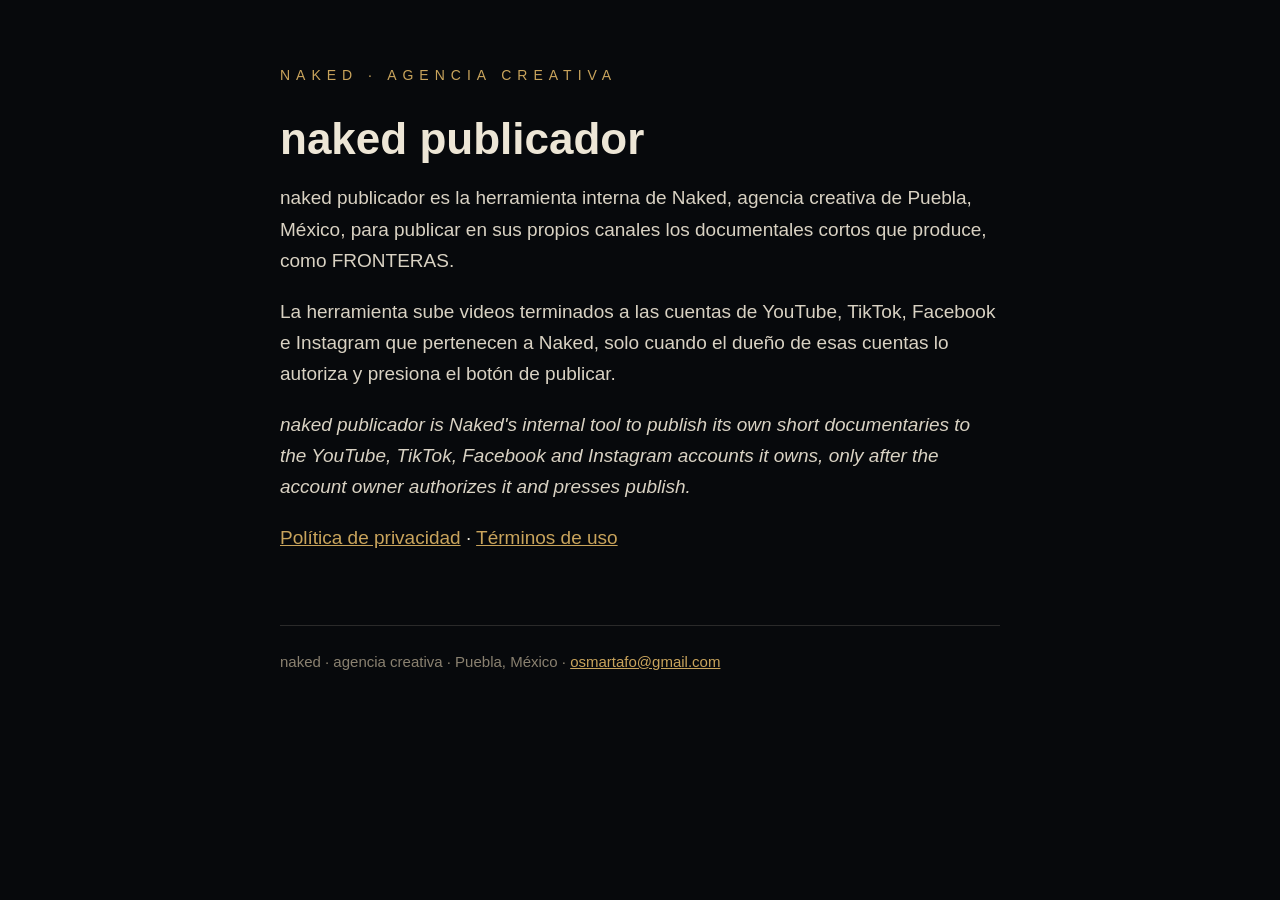
<file: docs/index.html>
<!doctype html><html lang="es"><head><meta charset="utf-8"><meta name="viewport" content="width=device-width,initial-scale=1">
<title>naked publicador</title><link rel="stylesheet" href="estilo.css"></head><body><main>
<div class="marca">naked · agencia creativa</div>
<h1>naked publicador</h1>
<p>naked publicador es la herramienta interna de Naked, agencia creativa de Puebla, México, para publicar en sus propios canales los documentales cortos que produce, como FRONTERAS.</p>
<p>La herramienta sube videos terminados a las cuentas de YouTube, TikTok, Facebook e Instagram que pertenecen a Naked, solo cuando el dueño de esas cuentas lo autoriza y presiona el botón de publicar.</p>
<p><i>naked publicador is Naked's internal tool to publish its own short documentaries to the YouTube, TikTok, Facebook and Instagram accounts it owns, only after the account owner authorizes it and presses publish.</i></p>
<nav><a href="privacidad.html">Política de privacidad</a> · <a href="terminos.html">Términos de uso</a></nav>
<div class="pie">naked · agencia creativa · Puebla, México · <a href="mailto:osmartafo@gmail.com">osmartafo@gmail.com</a></div>
</main></body></html>
</file>
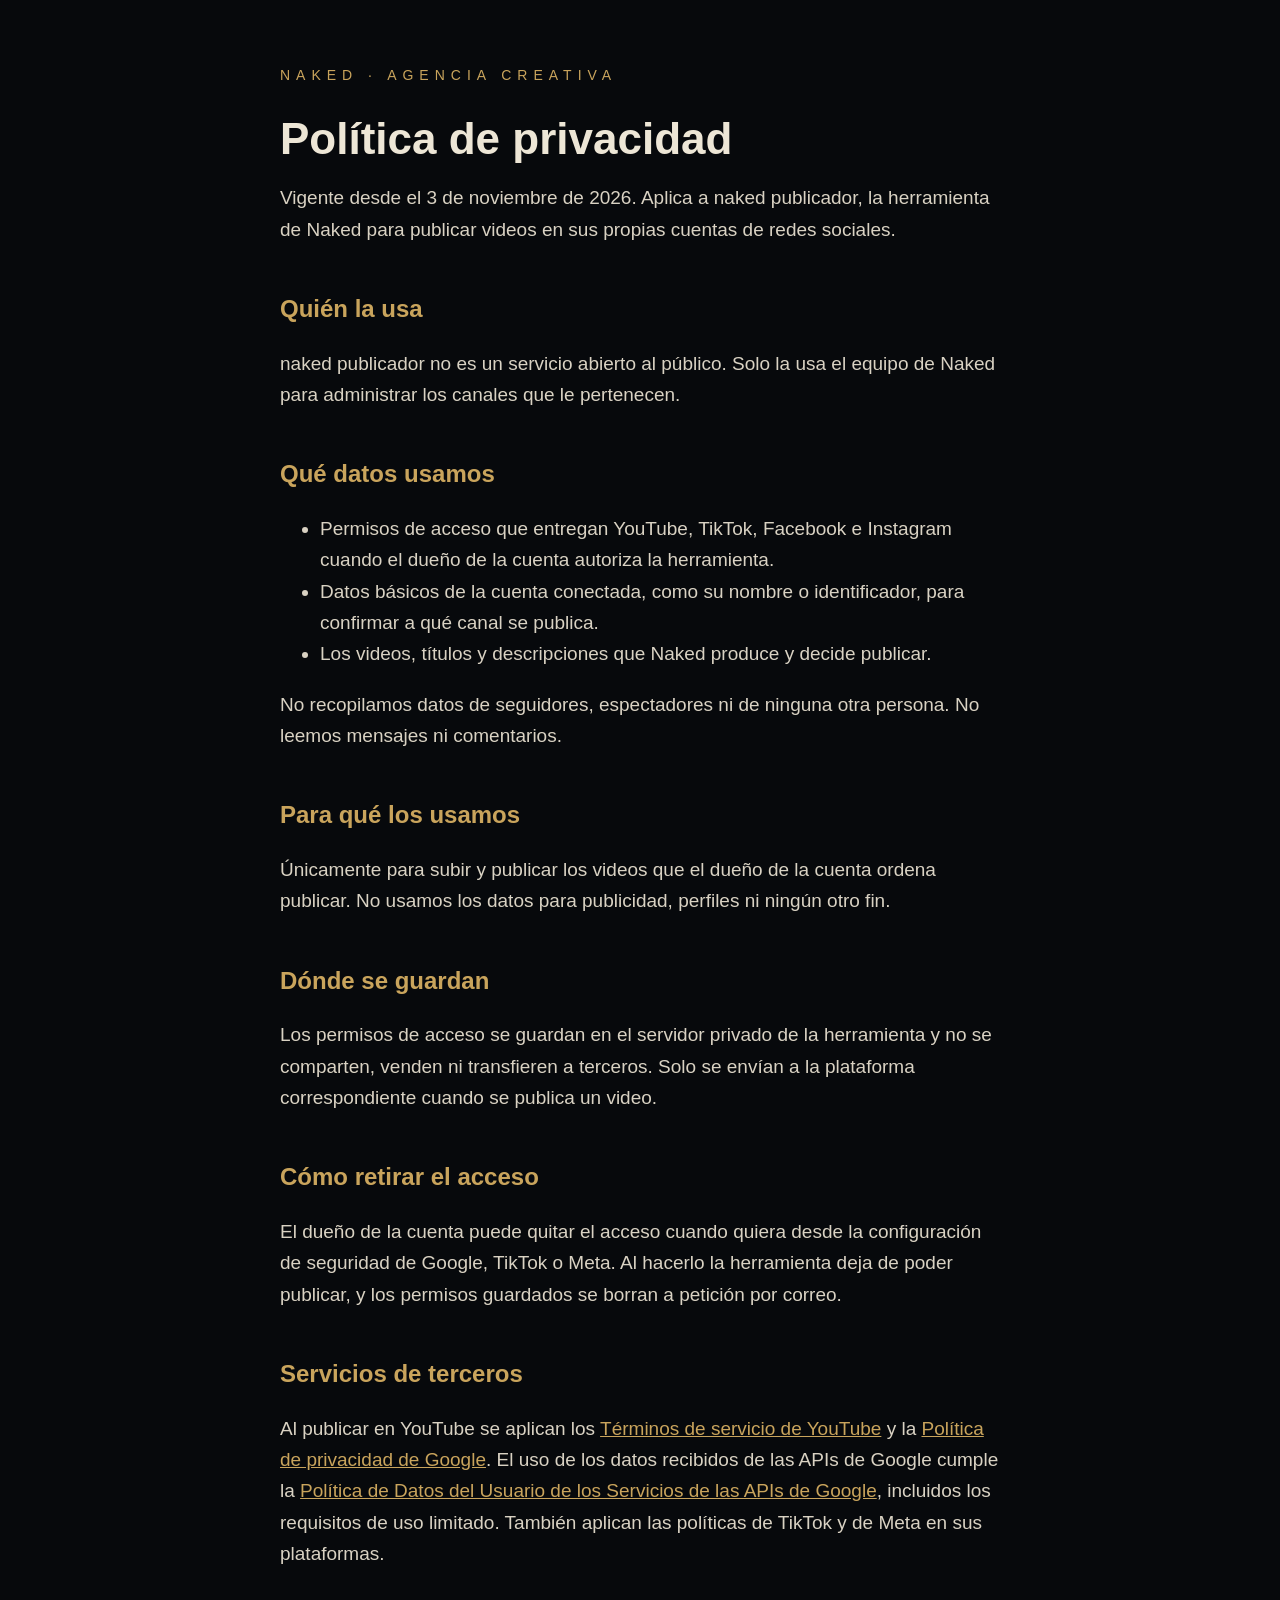
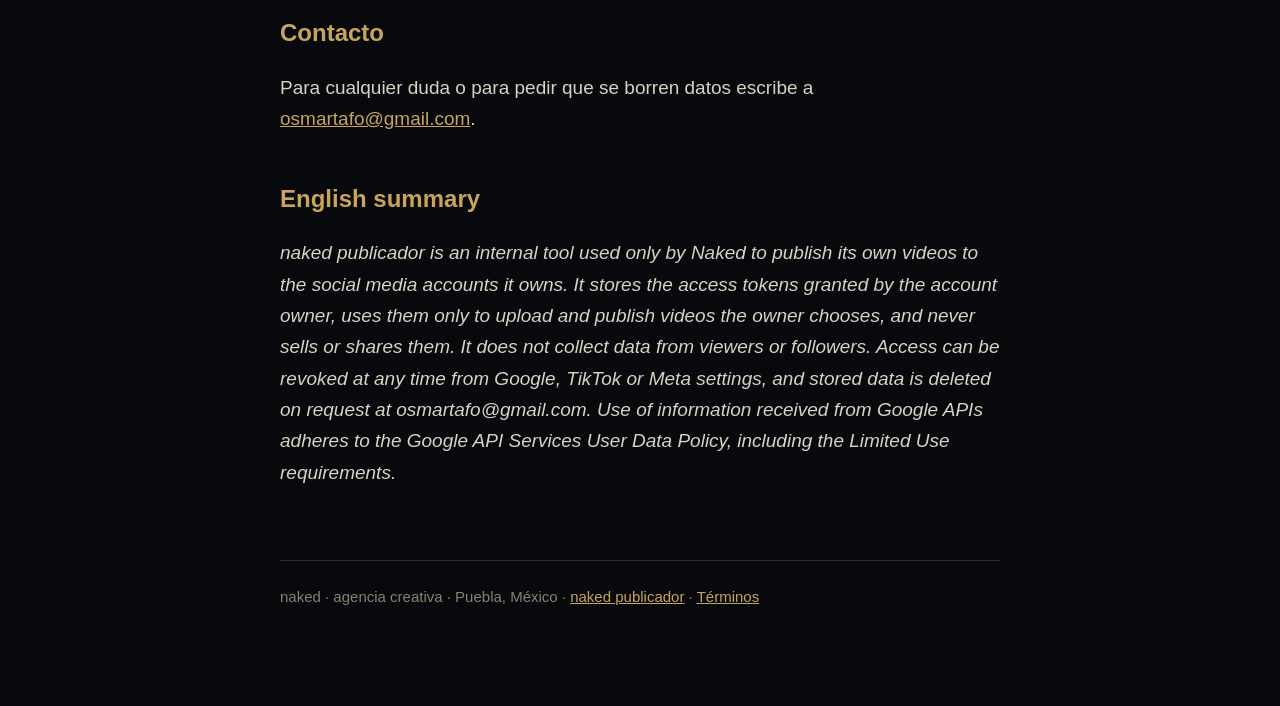
<file: docs/privacidad.html>
<!doctype html><html lang="es"><head><meta charset="utf-8"><meta name="viewport" content="width=device-width,initial-scale=1">
<title>Privacidad · naked publicador</title><link rel="stylesheet" href="estilo.css"></head><body><main>
<div class="marca">naked · agencia creativa</div>
<h1>Política de privacidad</h1>
<p>Vigente desde el 3 de noviembre de 2026. Aplica a naked publicador, la herramienta de Naked para publicar videos en sus propias cuentas de redes sociales.</p>

<h2>Quién la usa</h2>
<p>naked publicador no es un servicio abierto al público. Solo la usa el equipo de Naked para administrar los canales que le pertenecen.</p>

<h2>Qué datos usamos</h2>
<ul>
<li>Permisos de acceso que entregan YouTube, TikTok, Facebook e Instagram cuando el dueño de la cuenta autoriza la herramienta.</li>
<li>Datos básicos de la cuenta conectada, como su nombre o identificador, para confirmar a qué canal se publica.</li>
<li>Los videos, títulos y descripciones que Naked produce y decide publicar.</li>
</ul>
<p>No recopilamos datos de seguidores, espectadores ni de ninguna otra persona. No leemos mensajes ni comentarios.</p>

<h2>Para qué los usamos</h2>
<p>Únicamente para subir y publicar los videos que el dueño de la cuenta ordena publicar. No usamos los datos para publicidad, perfiles ni ningún otro fin.</p>

<h2>Dónde se guardan</h2>
<p>Los permisos de acceso se guardan en el servidor privado de la herramienta y no se comparten, venden ni transfieren a terceros. Solo se envían a la plataforma correspondiente cuando se publica un video.</p>

<h2>Cómo retirar el acceso</h2>
<p>El dueño de la cuenta puede quitar el acceso cuando quiera desde la configuración de seguridad de Google, TikTok o Meta. Al hacerlo la herramienta deja de poder publicar, y los permisos guardados se borran a petición por correo.</p>

<h2>Servicios de terceros</h2>
<p>Al publicar en YouTube se aplican los <a href="https://www.youtube.com/t/terms">Términos de servicio de YouTube</a> y la <a href="https://policies.google.com/privacy">Política de privacidad de Google</a>. El uso de los datos recibidos de las APIs de Google cumple la <a href="https://developers.google.com/terms/api-services-user-data-policy">Política de Datos del Usuario de los Servicios de las APIs de Google</a>, incluidos los requisitos de uso limitado. También aplican las políticas de TikTok y de Meta en sus plataformas.</p>

<h2>Contacto</h2>
<p>Para cualquier duda o para pedir que se borren datos escribe a <a href="mailto:osmartafo@gmail.com">osmartafo@gmail.com</a>.</p>

<h2>English summary</h2>
<p><i>naked publicador is an internal tool used only by Naked to publish its own videos to the social media accounts it owns. It stores the access tokens granted by the account owner, uses them only to upload and publish videos the owner chooses, and never sells or shares them. It does not collect data from viewers or followers. Access can be revoked at any time from Google, TikTok or Meta settings, and stored data is deleted on request at osmartafo@gmail.com. Use of information received from Google APIs adheres to the Google API Services User Data Policy, including the Limited Use requirements.</i></p>

<div class="pie">naked · agencia creativa · Puebla, México · <a href="index.html">naked publicador</a> · <a href="terminos.html">Términos</a></div>
</main></body></html>
</file>
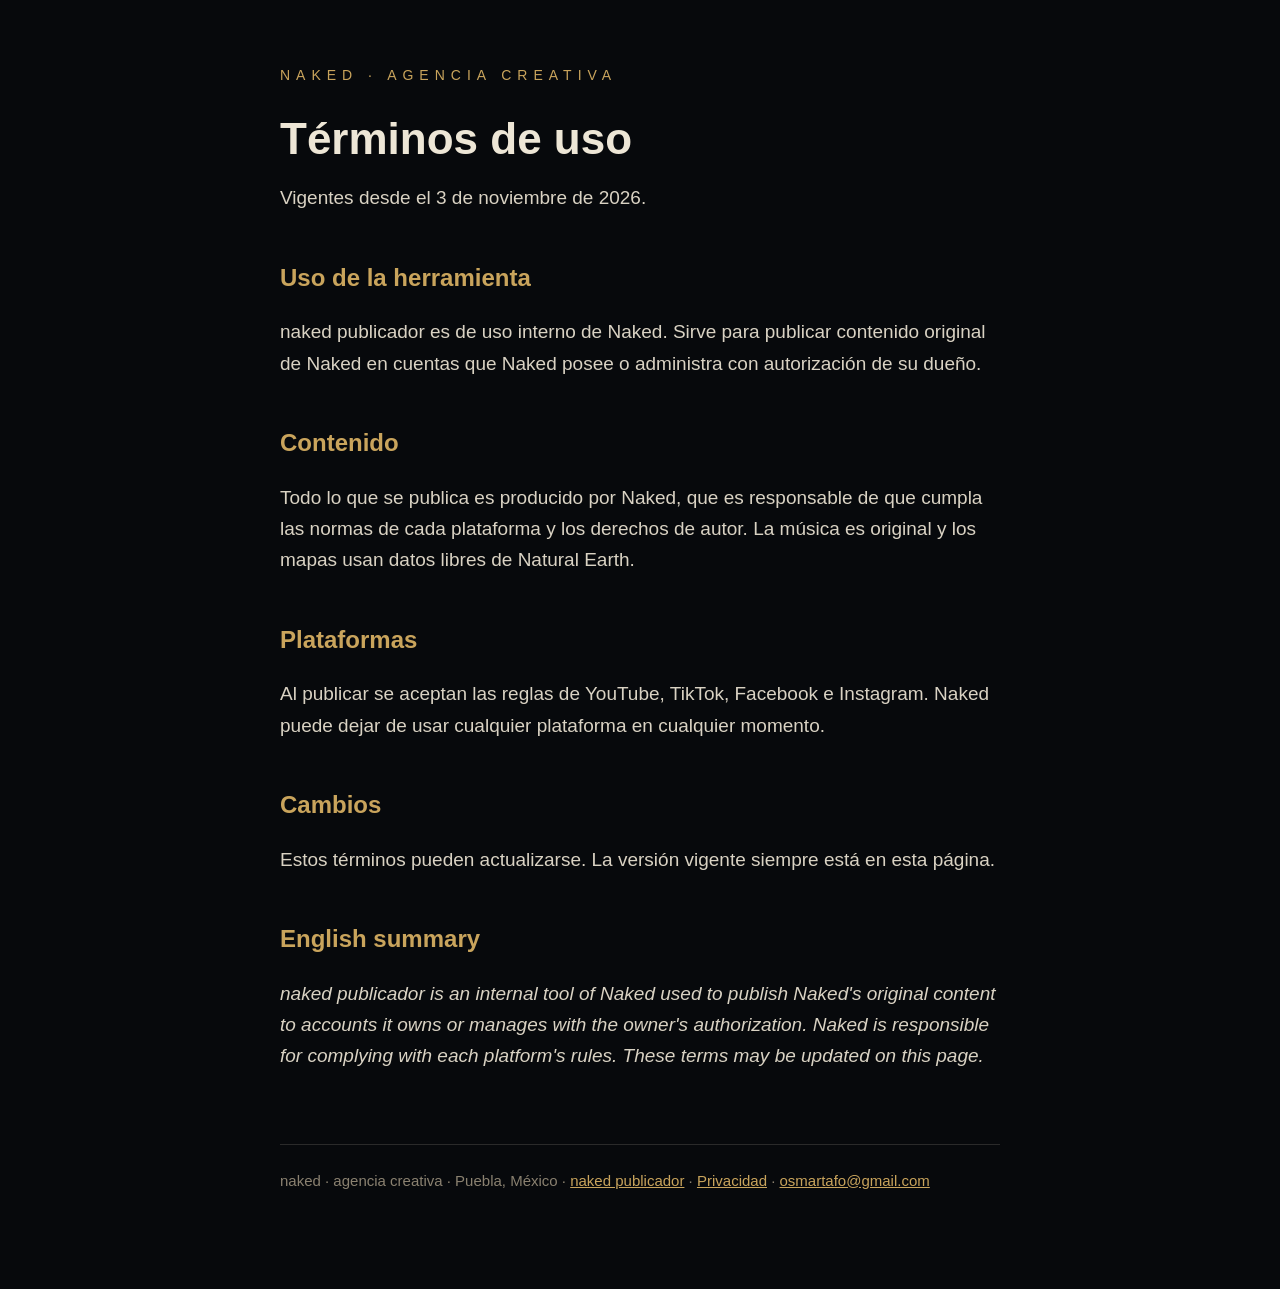
<file: docs/terminos.html>
<!doctype html><html lang="es"><head><meta charset="utf-8"><meta name="viewport" content="width=device-width,initial-scale=1">
<title>Términos · naked publicador</title><link rel="stylesheet" href="estilo.css"></head><body><main>
<div class="marca">naked · agencia creativa</div>
<h1>Términos de uso</h1>
<p>Vigentes desde el 3 de noviembre de 2026.</p>
<h2>Uso de la herramienta</h2>
<p>naked publicador es de uso interno de Naked. Sirve para publicar contenido original de Naked en cuentas que Naked posee o administra con autorización de su dueño.</p>
<h2>Contenido</h2>
<p>Todo lo que se publica es producido por Naked, que es responsable de que cumpla las normas de cada plataforma y los derechos de autor. La música es original y los mapas usan datos libres de Natural Earth.</p>
<h2>Plataformas</h2>
<p>Al publicar se aceptan las reglas de YouTube, TikTok, Facebook e Instagram. Naked puede dejar de usar cualquier plataforma en cualquier momento.</p>
<h2>Cambios</h2>
<p>Estos términos pueden actualizarse. La versión vigente siempre está en esta página.</p>
<h2>English summary</h2>
<p><i>naked publicador is an internal tool of Naked used to publish Naked's original content to accounts it owns or manages with the owner's authorization. Naked is responsible for complying with each platform's rules. These terms may be updated on this page.</i></p>
<div class="pie">naked · agencia creativa · Puebla, México · <a href="index.html">naked publicador</a> · <a href="privacidad.html">Privacidad</a> · <a href="mailto:osmartafo@gmail.com">osmartafo@gmail.com</a></div>
</main></body></html>
</file>
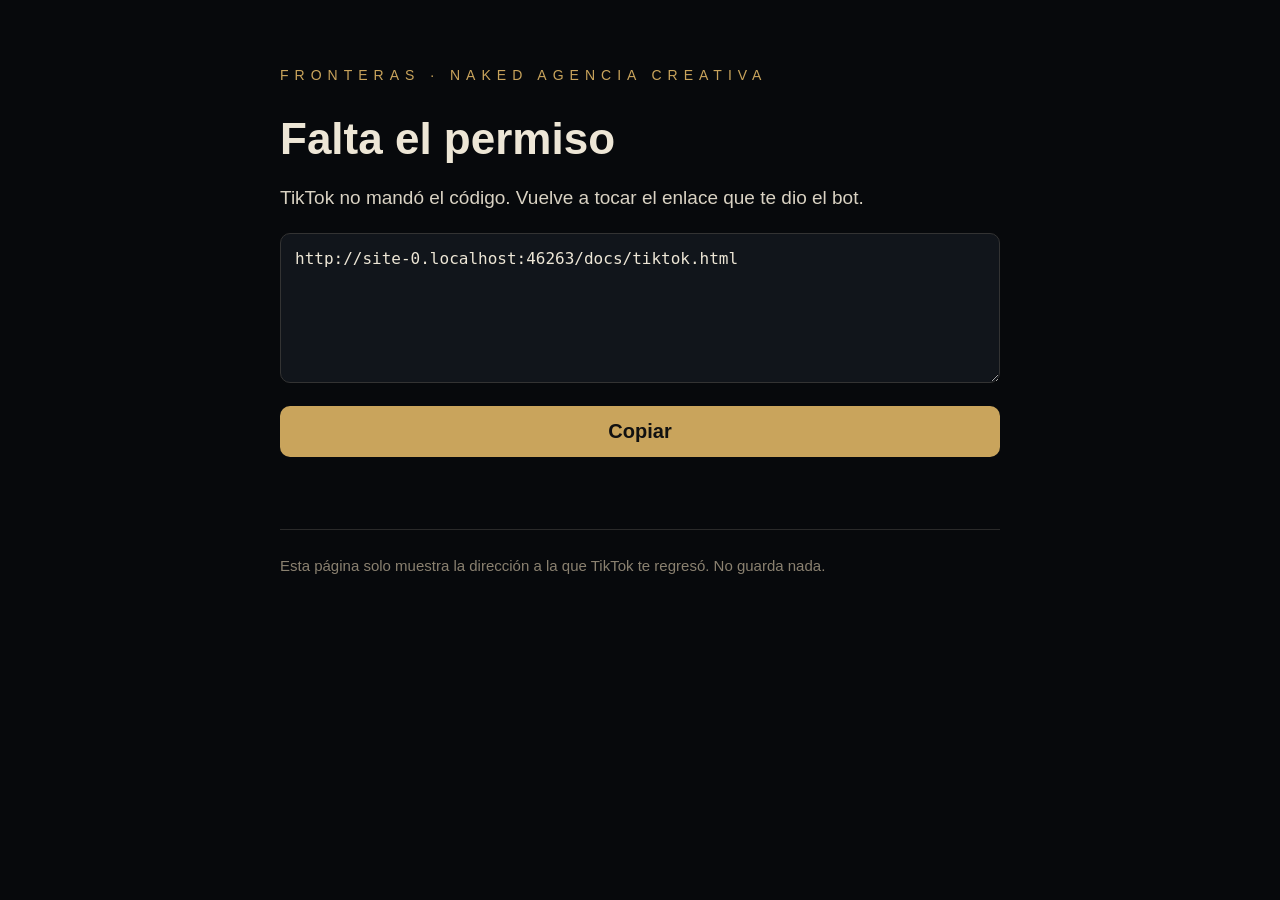
<file: docs/tiktok.html>
<!doctype html>
<html lang="es">
<head>
<meta charset="utf-8">
<meta name="viewport" content="width=device-width, initial-scale=1">
<title>Conectar TikTok · FRONTERAS</title>
<link rel="stylesheet" href="estilo.css">
<style>
  textarea{width:100%;min-height:150px;font:16px/1.4 monospace;padding:14px;border-radius:10px;border:1px solid #333;background:#11151b;color:var(--marfil)}
  button{margin-top:14px;font:600 20px "Helvetica Neue",Helvetica,Arial,sans-serif;padding:14px 22px;border:0;border-radius:10px;background:var(--oro);color:#111;width:100%}
</style>
</head>
<body>
<main>
  <div class="marca">Fronteras · naked agencia creativa</div>
  <h1 id="titulo">Ya casi</h1>
  <p id="texto">Copia todo lo de abajo y pégaselo al bot de Telegram.</p>
  <textarea id="dir" readonly></textarea>
  <button id="copiar" type="button">Copiar</button>
  <p class="pie">Esta página solo muestra la dirección a la que TikTok te regresó. No guarda nada.</p>
</main>
<script>
  const t = document.getElementById("dir");
  t.value = location.href;
  if (!location.search.includes("code=")) {
    document.getElementById("titulo").textContent = "Falta el permiso";
    document.getElementById("texto").textContent = "TikTok no mandó el código. Vuelve a tocar el enlace que te dio el bot.";
  }
  document.getElementById("copiar").onclick = () => {
    const b = document.getElementById("copiar");
    const listo = () => { b.textContent = "Copiado, pégalo en Telegram"; };
    try { navigator.clipboard.writeText(t.value).then(listo).catch(() => { t.select(); document.execCommand("copy"); listo(); }); }
    catch (e) { t.select(); document.execCommand("copy"); listo(); }
  };
</script>
</body>
</html>
</file>
<file: docs/estilo.css>
:root{--noche:#07090C;--marfil:#EDE6D6;--oro:#C9A45C;--piedra:#8A8170}
*{box-sizing:border-box}
body{margin:0;background:var(--noche);color:var(--marfil);font:19px/1.65 "Helvetica Neue",Helvetica,Arial,sans-serif}
main{max-width:760px;margin:0 auto;padding:64px 20px 96px}
h1{font-size:44px;line-height:1.1;margin:0 0 8px}
h2{font-size:24px;color:var(--oro);margin:44px 0 10px}
p,li{color:#d9d2c3}
a{color:var(--oro)}
.marca{letter-spacing:6px;font-size:14px;color:var(--oro);text-transform:uppercase;margin-bottom:28px}
.pie{margin-top:72px;padding-top:24px;border-top:1px solid #2a2a2a;color:var(--piedra);font-size:15px}
</file>
